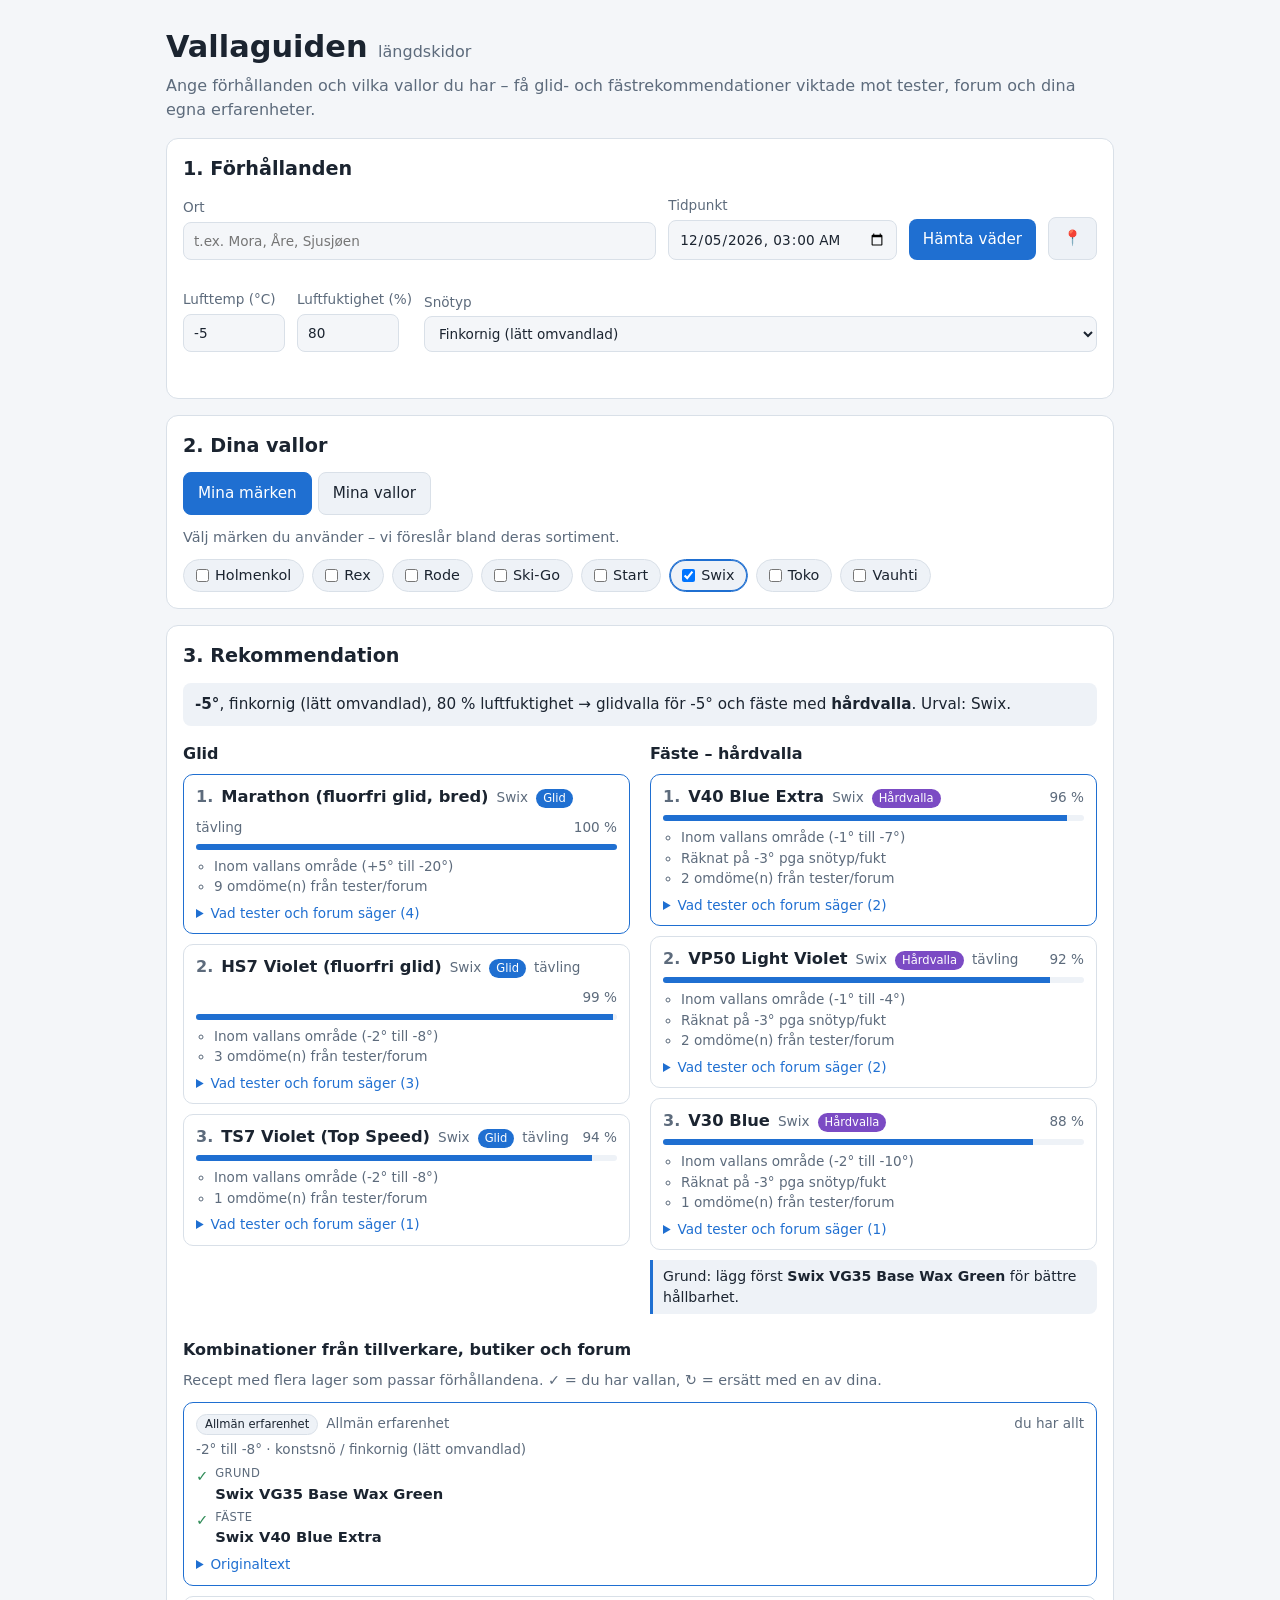
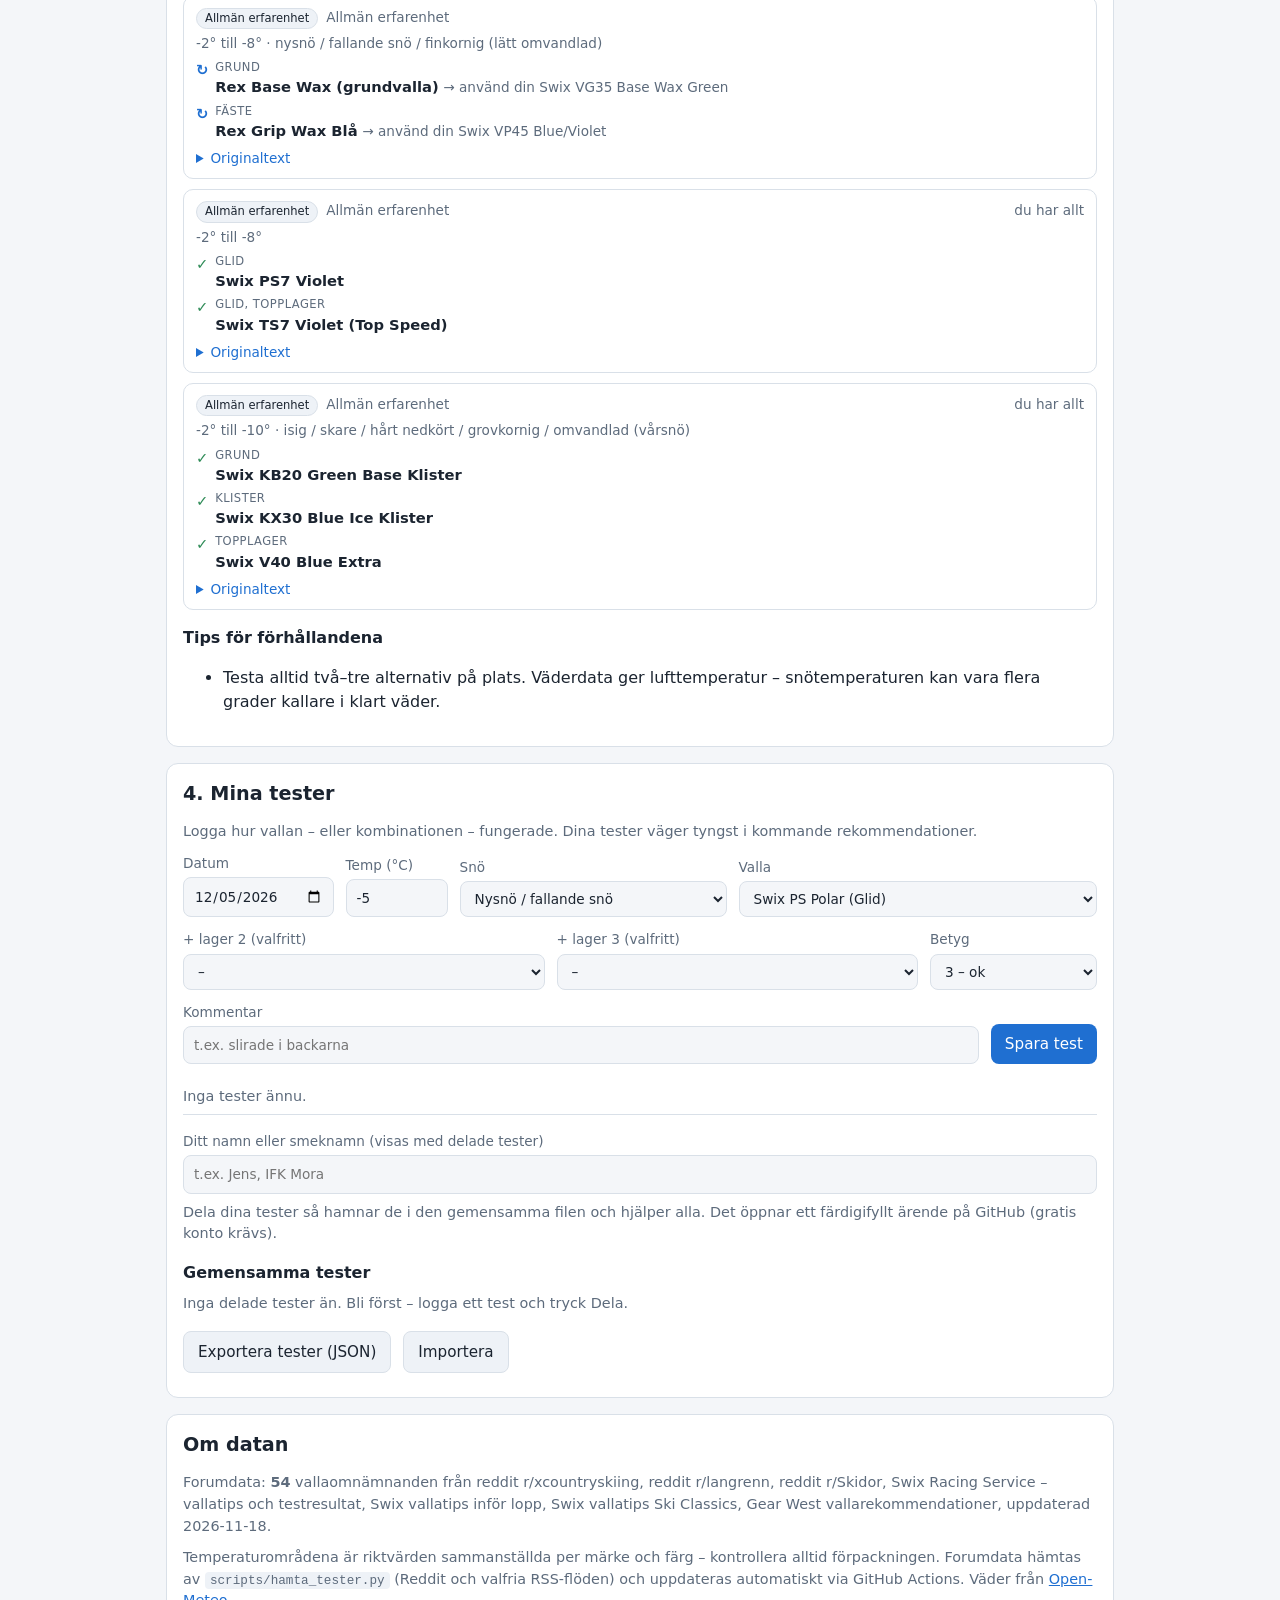
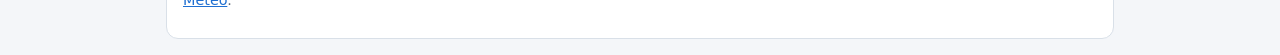
<file: index.html>
<!doctype html>
<html lang="sv">
<head>
  <meta charset="utf-8">
  <meta name="viewport" content="width=device-width, initial-scale=1, viewport-fit=cover">
  <title>Vallaguiden</title>
  <meta name="description" content="Rekommendationer för längdskidvalla utifrån väder, snö, dina vallor och tester/forum.">
  <meta name="theme-color" content="#1f6fd1">
  <meta name="apple-mobile-web-app-capable" content="yes">
  <meta name="apple-mobile-web-app-title" content="Vallaguiden">
  <link rel="manifest" href="manifest.webmanifest">
  <link rel="icon" href="ikoner/ikon.svg" type="image/svg+xml">
  <link rel="apple-touch-icon" href="ikoner/ikon-180.png">
  <link rel="stylesheet" href="css/stil.css">
</head>
<body>
<header>
  <h1>Vallaguiden <span class="sub">längdskidor</span></h1>
  <p class="ingress">Ange förhållanden och vilka vallor du har – få glid- och fästrekommendationer viktade mot tester, forum och dina egna erfarenheter.</p>
</header>

<main>
  <section class="kort" id="forhallanden">
    <h2>1. Förhållanden</h2>
    <div class="rad vaderrad">
      <label class="vaxa">Ort
        <input id="ort" type="text" placeholder="t.ex. Mora, Åre, Sjusjøen" autocomplete="off">
      </label>
      <label>Tidpunkt
        <input id="tid" type="datetime-local">
      </label>
      <button id="hamtaVader" type="button">Hämta väder</button>
      <button id="minPlats" type="button" class="sekundar" title="Använd din position">📍</button>
    </div>
    <div id="ortlista" class="ortlista" hidden></div>
    <p id="vaderstatus" class="status"></p>

    <div class="rad">
      <label>Lufttemp (°C)
        <input id="temp" type="number" step="0.5" value="-5">
      </label>
      <label>Luftfuktighet (%)
        <input id="fukt" type="number" min="0" max="100" step="1" value="80">
      </label>
      <label class="vaxa">Snötyp
        <select id="sno"></select>
      </label>
    </div>
    <p id="snogissning" class="status"></p>
  </section>

  <section class="kort" id="vallor">
    <h2>2. Dina vallor</h2>
    <div class="flikar" role="tablist">
      <button type="button" role="tab" data-lage="marken" class="flik">Mina märken</button>
      <button type="button" role="tab" data-lage="vallor" class="flik">Mina vallor</button>
    </div>
    <div id="lageMarken">
      <p class="hjalp">Välj märken du använder – vi föreslår bland deras sortiment.</p>
      <div id="markeChips" class="chips"></div>
    </div>
    <div id="lageVallor" hidden>
      <p class="hjalp">Bocka i vallorna du har i lådan. Sparas i din webbläsare.</p>
      <input id="vallaSok" type="search" placeholder="Sök valla…">
      <div id="vallaLista" class="vallalista"></div>
      <details class="egen">
        <summary>Lägg till egen valla</summary>
        <form id="egenForm" class="rad">
          <label>Märke <input name="marke" required></label>
          <label>Namn <input name="namn" required></label>
          <label>Typ
            <select name="typ">
              <option value="glid">Glid</option>
              <option value="hard">Fäste – hårdvalla</option>
              <option value="klister">Fäste – klister</option>
              <option value="grund">Grundvalla / grundklister</option>
            </select>
          </label>
          <label>Varmast (°C) <input name="max" type="number" step="0.5" required></label>
          <label>Kallast (°C) <input name="min" type="number" step="0.5" required></label>
          <fieldset class="vaxa"><legend>Snötyper</legend><div id="egenSno" class="chips"></div></fieldset>
          <button type="submit">Lägg till</button>
        </form>
      </details>
    </div>
  </section>

  <section class="kort" id="resultat">
    <h2>3. Rekommendation</h2>
    <div id="sammanfattning" class="sammanfattning"></div>
    <div class="tva">
      <div><h3>Glid</h3><ol id="resGlid" class="reslista"></ol></div>
      <div><h3 id="rubrikFaste">Fäste</h3><ol id="resFaste" class="reslista"></ol><div id="resExtra"></div></div>
    </div>
    <h3>Kombinationer från tillverkare, butiker och forum</h3>
    <p class="hjalp">Recept med flera lager som passar förhållandena. ✓ = du har vallan, ↻ = ersätt med en av dina.</p>
    <ol id="resRecept" class="reslista receptlista"></ol>
    <h3>Tips för förhållandena</h3>
    <ul id="resTips" class="tips"></ul>
  </section>

  <section class="kort" id="tester">
    <h2>4. Mina tester</h2>
    <p class="hjalp">Logga hur vallan – eller kombinationen – fungerade. Dina tester väger tyngst i kommande rekommendationer.</p>
    <form id="testForm" class="rad">
      <label>Datum <input name="datum" type="date" required></label>
      <label>Temp (°C) <input name="temp" type="number" step="0.5" required></label>
      <label>Snö <select name="sno" id="testSno"></select></label>
      <label class="vaxa">Valla <select name="valla" id="testValla" required></select></label>
      <label class="vaxa">+ lager 2 (valfritt) <select name="lager2" id="testLager2"></select></label>
      <label class="vaxa">+ lager 3 (valfritt) <select name="lager3" id="testLager3"></select></label>
      <label>Betyg
        <select name="betyg">
          <option value="5">5 – perfekt</option><option value="4">4 – bra</option>
          <option value="3" selected>3 – ok</option><option value="2">2 – dåligt</option>
          <option value="1">1 – fungerade inte</option>
        </select>
      </label>
      <label class="vaxa">Kommentar <input name="kommentar" placeholder="t.ex. slirade i backarna"></label>
      <button type="submit">Spara test</button>
    </form>
    <ul id="testLista" class="testlista"></ul>
    <div class="rad">
      <label class="vaxa">Ditt namn eller smeknamn (visas med delade tester)
        <input id="signatur" type="text" maxlength="40" placeholder="t.ex. Jens, IFK Mora" autocomplete="nickname">
      </label>
      <button id="delaAlla" type="button" hidden>Dela alla odelade</button>
    </div>
    <p id="delaStatus" class="hjalp">Dela dina tester så hamnar de i den gemensamma filen och hjälper alla. Det öppnar ett färdigifyllt ärende på GitHub (gratis konto krävs).</p>
    <h3>Gemensamma tester</h3>
    <p id="gemensamInfo" class="hjalp"></p>
    <ul id="gemensamLista" class="testlista"></ul>
    <textarea id="exportText" class="exporttext" rows="5" readonly hidden aria-label="Exporterade tester"></textarea>
    <div class="rad">
      <button id="exportera" type="button" class="sekundar">Exportera tester (JSON)</button>
      <label class="knapp sekundar">Importera <input id="importera" type="file" accept="application/json" hidden></label>
    </div>
  </section>

  <section class="kort" id="kallor">
    <h2>Om datan</h2>
    <p id="forumInfo" class="hjalp"></p>
    <p class="hjalp">Temperaturområdena är riktvärden sammanställda per märke och färg – kontrollera alltid förpackningen.
      Forumdata hämtas av <code>scripts/hamta_tester.py</code> (Reddit och valfria RSS-flöden) och uppdateras automatiskt via GitHub Actions.
      Väder från <a href="https://open-meteo.com" target="_blank" rel="noopener">Open-Meteo</a>.</p>
  </section>
</main>

<script src="data/vallor.js"></script>
<script src="data/kunskap.js"></script>
<script src="data/forum.js"></script>
<script src="js/motor.js"></script>
<script src="js/app.js"></script>
</body>
</html>
</file>
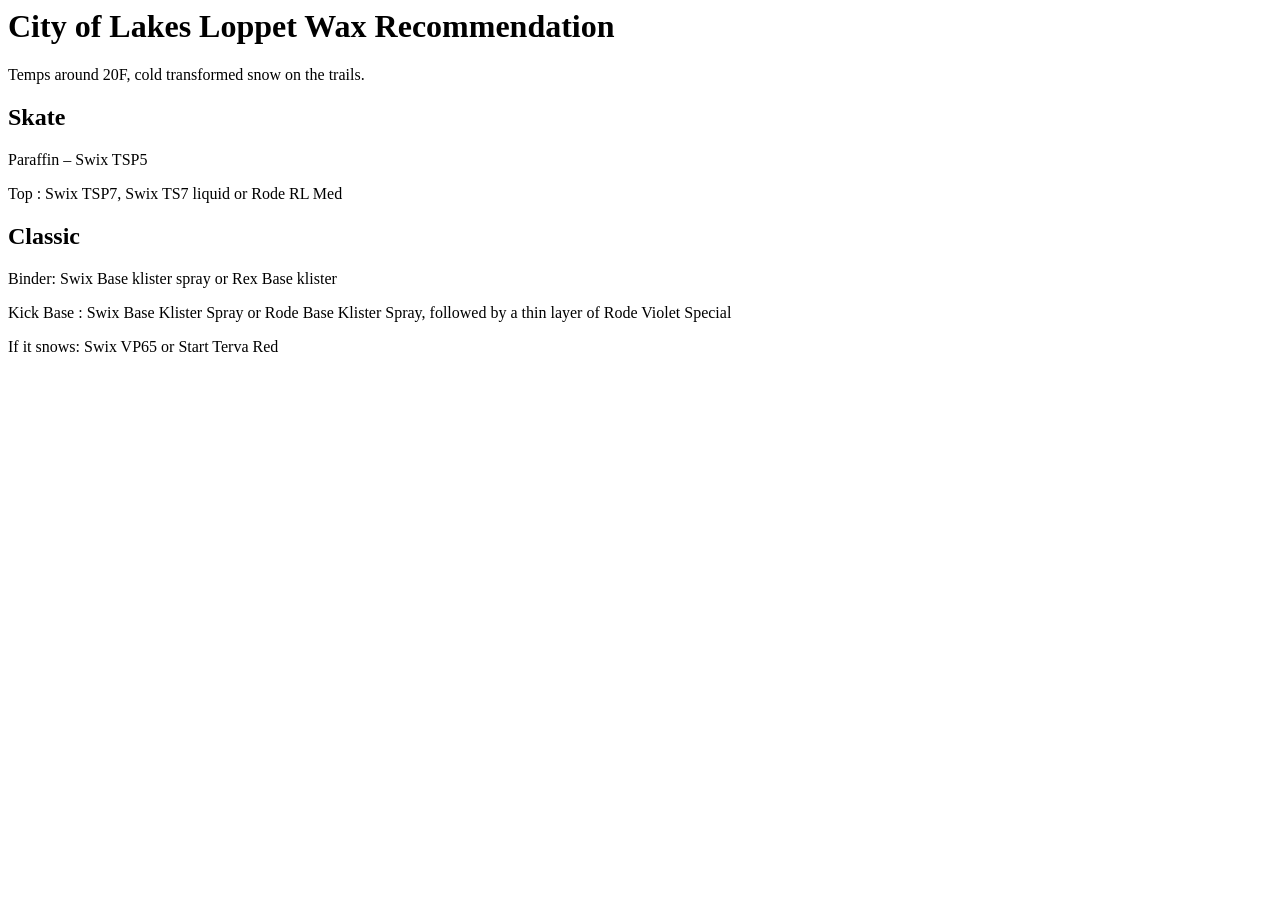
<file: tests/exempel_butik.html>
<html><body>
<h1>City of Lakes Loppet Wax Recommendation</h1>
<p>Temps around 20F, cold transformed snow on the trails.</p>
<h2>Skate</h2>
<p>Paraffin – Swix TSP5</p>
<p>Top : Swix TSP7, Swix TS7 liquid or Rode RL Med</p>
<h2>Classic</h2>
<p>Binder: Swix Base klister spray or Rex Base klister</p>
<p>Kick Base : Swix Base Klister Spray or Rode Base Klister Spray, followed by a thin layer of Rode Violet Special</p>
<p>If it snows: Swix VP65 or Start Terva Red</p>
</body></html>
</file>
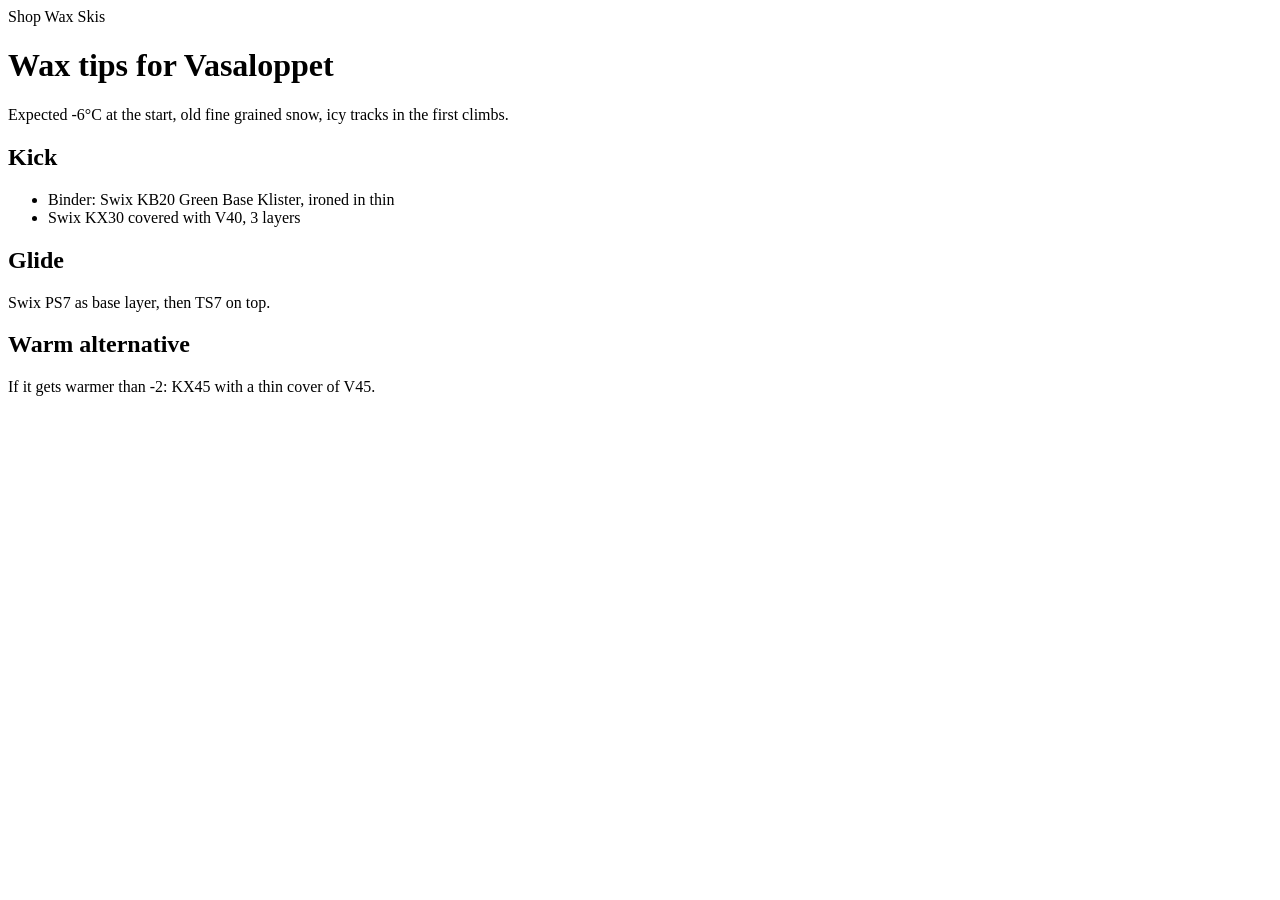
<file: tests/exempel_tillverkare.html>
<html><head><meta property="article:published_time" content="2026-02-28T10:00:00Z"></head><body>
<nav>Shop Wax Skis</nav>
<h1>Wax tips for Vasaloppet</h1>
<p>Expected -6°C at the start, old fine grained snow, icy tracks in the first climbs.</p>
<h2>Kick</h2>
<ul><li>Binder: Swix KB20 Green Base Klister, ironed in thin</li><li>Swix KX30 covered with V40, 3 layers</li></ul>
<h2>Glide</h2>
<p>Swix PS7 as base layer, then TS7 on top.</p>
<h2>Warm alternative</h2>
<p>If it gets warmer than -2: KX45 with a thin cover of V45.</p>
</body></html>
</file>
<file: css/stil.css>
:root {
  --bg: #f4f6f9; --kort: #ffffff; --text: #1b2430; --dim: #5d6b7c; --linje: #d9e0e8;
  --accent: #1f6fd1; --accent-text: #ffffff; --bra: #2e8b57; --dalig: #c0392b; --chip: #eef2f7;
  --glid: #1f6fd1; --hard: #7b4bc4; --klister: #c2410c; --grund: #607080;
}
@media (prefers-color-scheme: dark) {
  :root:not([data-theme=light]) {
    --bg: #11161d; --kort: #19212b; --text: #e6ebf1; --dim: #9aa8b8; --linje: #2b3644;
    --accent: #5b9bf0; --accent-text: #0b1220; --bra: #4cc38a; --dalig: #ef6b5b; --chip: #232d3a;
    --glid: #5b9bf0; --hard: #a685e8; --klister: #f08a4b; --grund: #8a9bb0;
    color-scheme: dark;
  }
}
:root[data-theme=dark] {
  --bg: #11161d; --kort: #19212b; --text: #e6ebf1; --dim: #9aa8b8; --linje: #2b3644;
    --accent: #5b9bf0; --accent-text: #0b1220; --bra: #4cc38a; --dalig: #ef6b5b; --chip: #232d3a;
    --glid: #5b9bf0; --hard: #a685e8; --klister: #f08a4b; --grund: #8a9bb0;
  color-scheme: dark;
}
* { box-sizing: border-box; }
[hidden] { display: none !important; }
body { margin: 0; background: var(--bg); color: var(--text); font: 16px/1.5 system-ui, -apple-system, "Segoe UI", Roboto, sans-serif; }
header, main { max-width: 980px; margin: 0 auto; padding-block: 0; padding-left: max(16px, env(safe-area-inset-left, 0px)); padding-right: max(16px, env(safe-area-inset-right, 0px)); }
main { padding-bottom: env(safe-area-inset-bottom, 0px); }
header { padding-top: calc(24px + env(safe-area-inset-top, 0px)); }
h1 { margin: 0; font-size: 1.9rem; }
h1 .sub { font-weight: 400; color: var(--dim); font-size: 1rem; }
h2 { margin: 0 0 12px; font-size: 1.2rem; }
h3 { margin: 16px 0 8px; font-size: 1rem; }
.ingress { color: var(--dim); margin: 4px 0 16px; }
.kort { background: var(--kort); border: 1px solid var(--linje); border-radius: 12px; padding: 16px; margin-bottom: 16px; }
.rad { display: flex; flex-wrap: wrap; gap: 12px; align-items: flex-end; margin-bottom: 8px; }
.vaxa { flex: 1 1 200px; }
label { display: flex; flex-direction: column; font-size: .85rem; color: var(--dim); gap: 4px; }
input, select, button { font: inherit; color: var(--text); }
input, select { background: var(--bg); border: 1px solid var(--linje); border-radius: 8px; padding: 8px 10px; min-width: 0; }
input[type=number] { width: 7.5em; }
button, .knapp { background: var(--accent); color: var(--accent-text); border: 0; border-radius: 8px; padding: 9px 14px; cursor: pointer; font-size: .95rem; display: inline-block; }
button.sekundar, .knapp.sekundar { background: var(--chip); color: var(--text); border: 1px solid var(--linje); }
button:focus-visible, input:focus-visible, select:focus-visible { outline: 2px solid var(--accent); outline-offset: 2px; }
.status { color: var(--dim); font-size: .9rem; margin: 4px 0; min-height: 1.2em; }
.hjalp { color: var(--dim); font-size: .9rem; margin: 0 0 10px; }
.ortlista { border: 1px solid var(--linje); border-radius: 8px; overflow: hidden; margin-bottom: 8px; }
.ortlista button { display: block; width: 100%; text-align: left; background: var(--kort); color: var(--text); border-radius: 0; border-bottom: 1px solid var(--linje); }
.ortlista button:hover { background: var(--chip); }
.flikar { display: flex; gap: 6px; margin-bottom: 12px; }
.flik { background: var(--chip); color: var(--text); border: 1px solid var(--linje); }
.flik[aria-selected=true] { background: var(--accent); color: var(--accent-text); border-color: var(--accent); }
.chips { display: flex; flex-wrap: wrap; gap: 8px; }
.chip { display: inline-flex; align-items: center; gap: 6px; background: var(--chip); border: 1px solid var(--linje); border-radius: 999px; padding: 5px 12px; cursor: pointer; font-size: .9rem; color: var(--text); flex-direction: row; }
.chip input { margin: 0; }
.chip:has(input:checked) { border-color: var(--accent); box-shadow: inset 0 0 0 1px var(--accent); }
#vallaSok { width: 100%; margin-bottom: 8px; }
.vallalista { max-height: 380px; overflow: auto; border: 1px solid var(--linje); border-radius: 8px; padding: 4px 10px; }
.vallalista h4 { margin: 10px 0 4px; font-size: .9rem; }
.vallalista label { flex-direction: row; align-items: center; gap: 8px; color: var(--text); font-size: .9rem; padding: 3px 0; }
.vallalista .omr { color: var(--dim); font-size: .8rem; margin-left: auto; white-space: nowrap; }
.egen { margin-top: 12px; }
.egen summary { cursor: pointer; color: var(--accent); }
fieldset { border: 1px solid var(--linje); border-radius: 8px; }
legend { font-size: .85rem; color: var(--dim); }
.typ { font-size: .72rem; padding: 1px 7px; border-radius: 999px; color: #fff; white-space: nowrap; }
.typ.glid { background: var(--glid); } .typ.hard { background: var(--hard); } .typ.klister { background: var(--klister); } .typ.grund { background: var(--grund); }
.sammanfattning { background: var(--chip); border-radius: 8px; padding: 10px 12px; font-size: .95rem; }
.tva { display: grid; grid-template-columns: 1fr 1fr; gap: 20px; }
@media (max-width: 720px) { .tva { grid-template-columns: 1fr; } }
.reslista { list-style: none; padding: 0; margin: 0; counter-reset: r; }
.reslista > li { border: 1px solid var(--linje); border-radius: 10px; padding: 10px 12px; margin-bottom: 10px; counter-increment: r; }
.reslista > li:first-child { border-color: var(--accent); }
.resrubrik { display: flex; align-items: baseline; gap: 8px; flex-wrap: wrap; }
.resrubrik::before { content: counter(r) "."; font-weight: 700; color: var(--dim); }
.resrubrik strong { font-size: 1.02rem; }
.marke { color: var(--dim); font-size: .85rem; }
.matare { height: 6px; background: var(--chip); border-radius: 3px; margin: 6px 0; overflow: hidden; }
.matare span { display: block; height: 100%; background: var(--accent); }
.skal { margin: 4px 0 0; padding-left: 18px; font-size: .85rem; color: var(--dim); }
.evidens { margin-top: 6px; font-size: .85rem; }
.evidens summary { cursor: pointer; color: var(--accent); }
.evidens ul { padding-left: 18px; margin: 6px 0 0; }
.evidens .pos { color: var(--bra); } .evidens .neg { color: var(--dalig); }
.notis { font-size: .88rem; border-left: 3px solid var(--accent); padding: 6px 10px; background: var(--chip); border-radius: 0 8px 8px 0; margin: 8px 0; }
.tom { color: var(--dim); font-size: .9rem; }
.tips li { margin-bottom: 6px; }
.testlista { list-style: none; padding: 0; }
.testlista li { display: flex; gap: 10px; align-items: center; border-bottom: 1px solid var(--linje); padding: 6px 0; font-size: .9rem; flex-wrap: wrap; }
.testlista button { margin-left: auto; padding: 3px 9px; font-size: .8rem; }
a { color: var(--accent); }
code { background: var(--chip); padding: 1px 5px; border-radius: 4px; font-size: .88em; }
.exporttext { width: 100%; font: .8rem/1.4 ui-monospace, monospace; background: var(--bg); color: var(--text); border: 1px solid var(--linje); border-radius: 8px; padding: 8px; margin-bottom: 8px; }
.receptlista .resrubrik::before { content: none; }
.kalltyp { font-size: .72rem; padding: 1px 8px; border-radius: 999px; background: var(--chip); border: 1px solid var(--linje); white-space: nowrap; }
.kalltyp.tillverkare { background: var(--accent); color: var(--accent-text); border-color: var(--accent); }
.kalltyp.butik { border-color: var(--accent); color: var(--accent); }
.kalltyp.eget { background: var(--bra); color: var(--accent-text); border-color: var(--bra); }
.villkor { margin: 4px 0; font-size: .85rem; color: var(--dim); }
.lager { list-style: none; padding: 0; margin: 6px 0 0; display: grid; gap: 4px; font-size: .92rem; }
.lager li { display: grid; grid-template-columns: 1.3em 1fr; align-items: start; }
.lager li > div { min-width: 0; }
.lager .roll { display: block; color: var(--dim); font-size: .72rem; text-transform: uppercase; letter-spacing: .04em; }
.har { color: var(--bra); font-weight: 700; } .ersatt { color: var(--accent); font-weight: 700; } .saknas { color: var(--dalig); font-weight: 700; }
.testlista .knappar { margin-left: auto; display: inline-flex; gap: 6px; align-items: center; }
.testlista .knappar button { margin-left: 0; }
.delad { color: var(--bra); font-size: .82rem; white-space: nowrap; }
.kalltyp.gemensam { background: var(--hard); color: #fff; border-color: var(--hard); }
</file>
